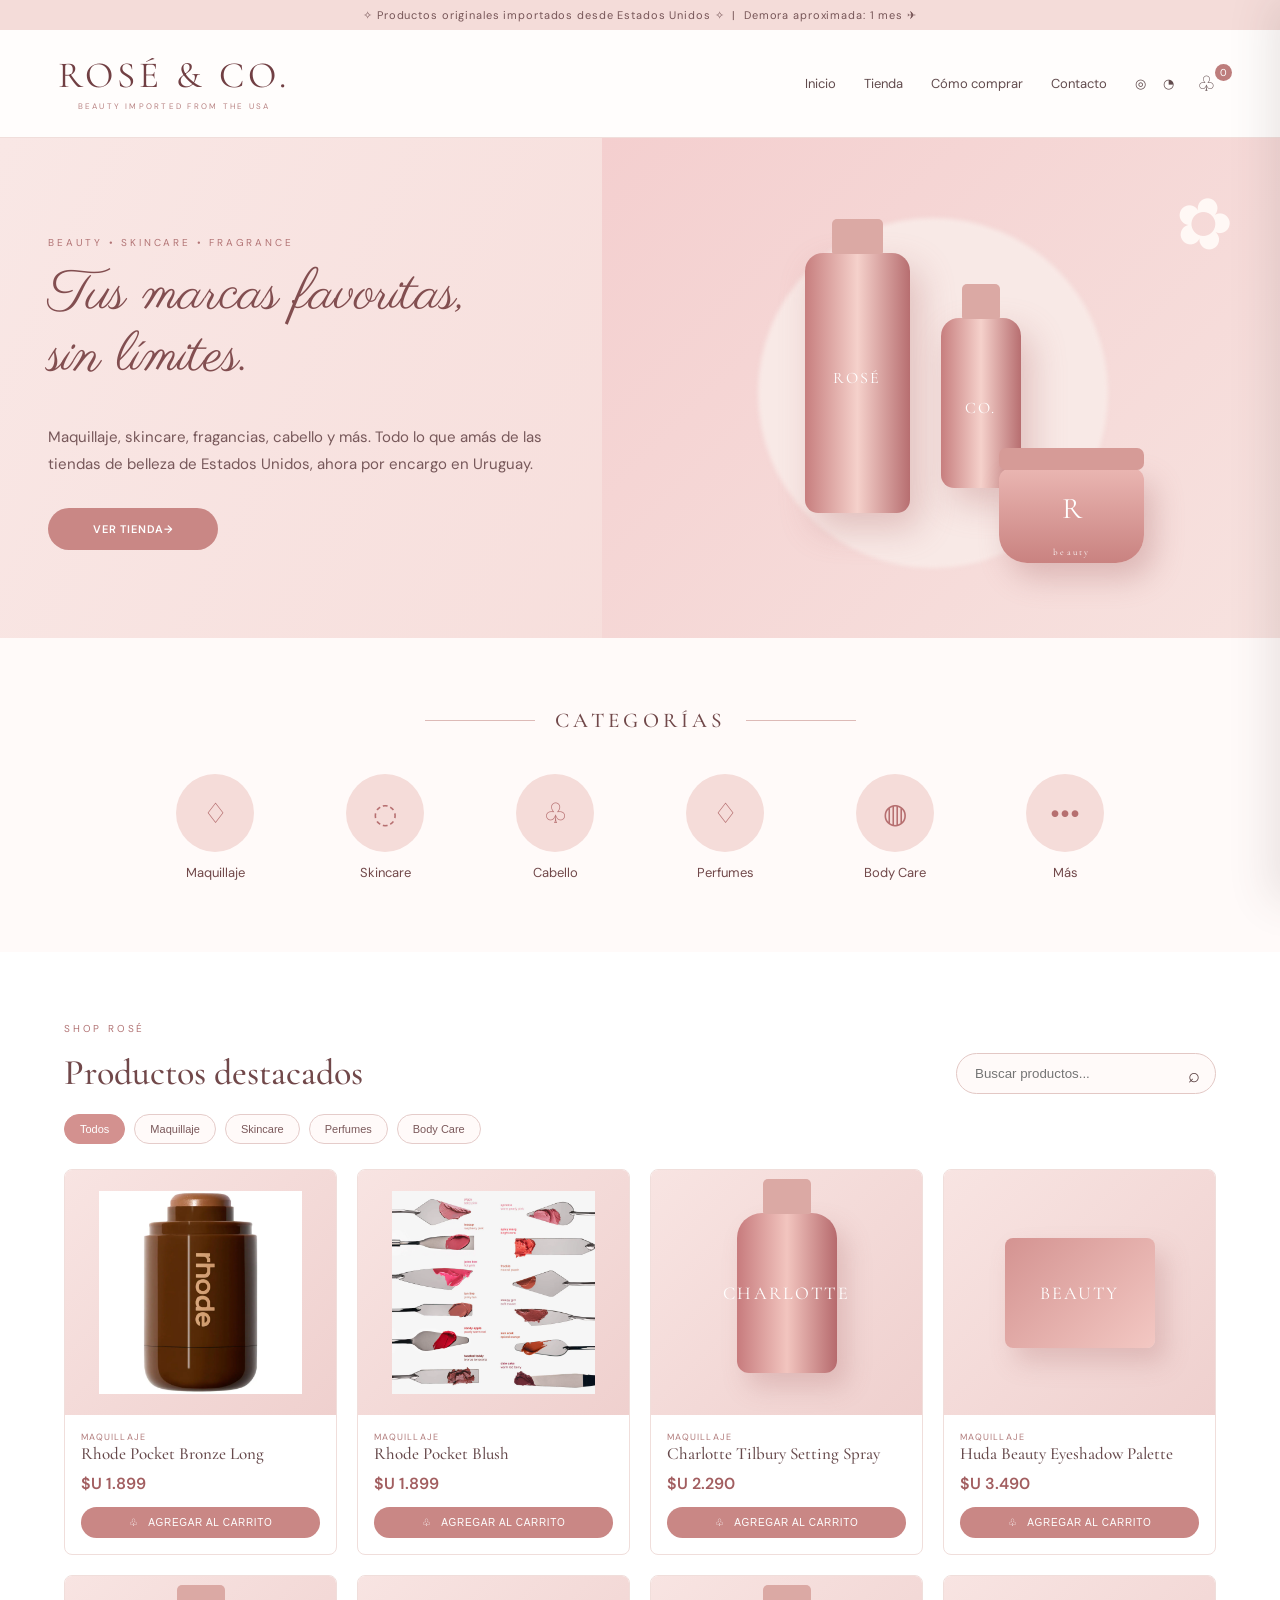
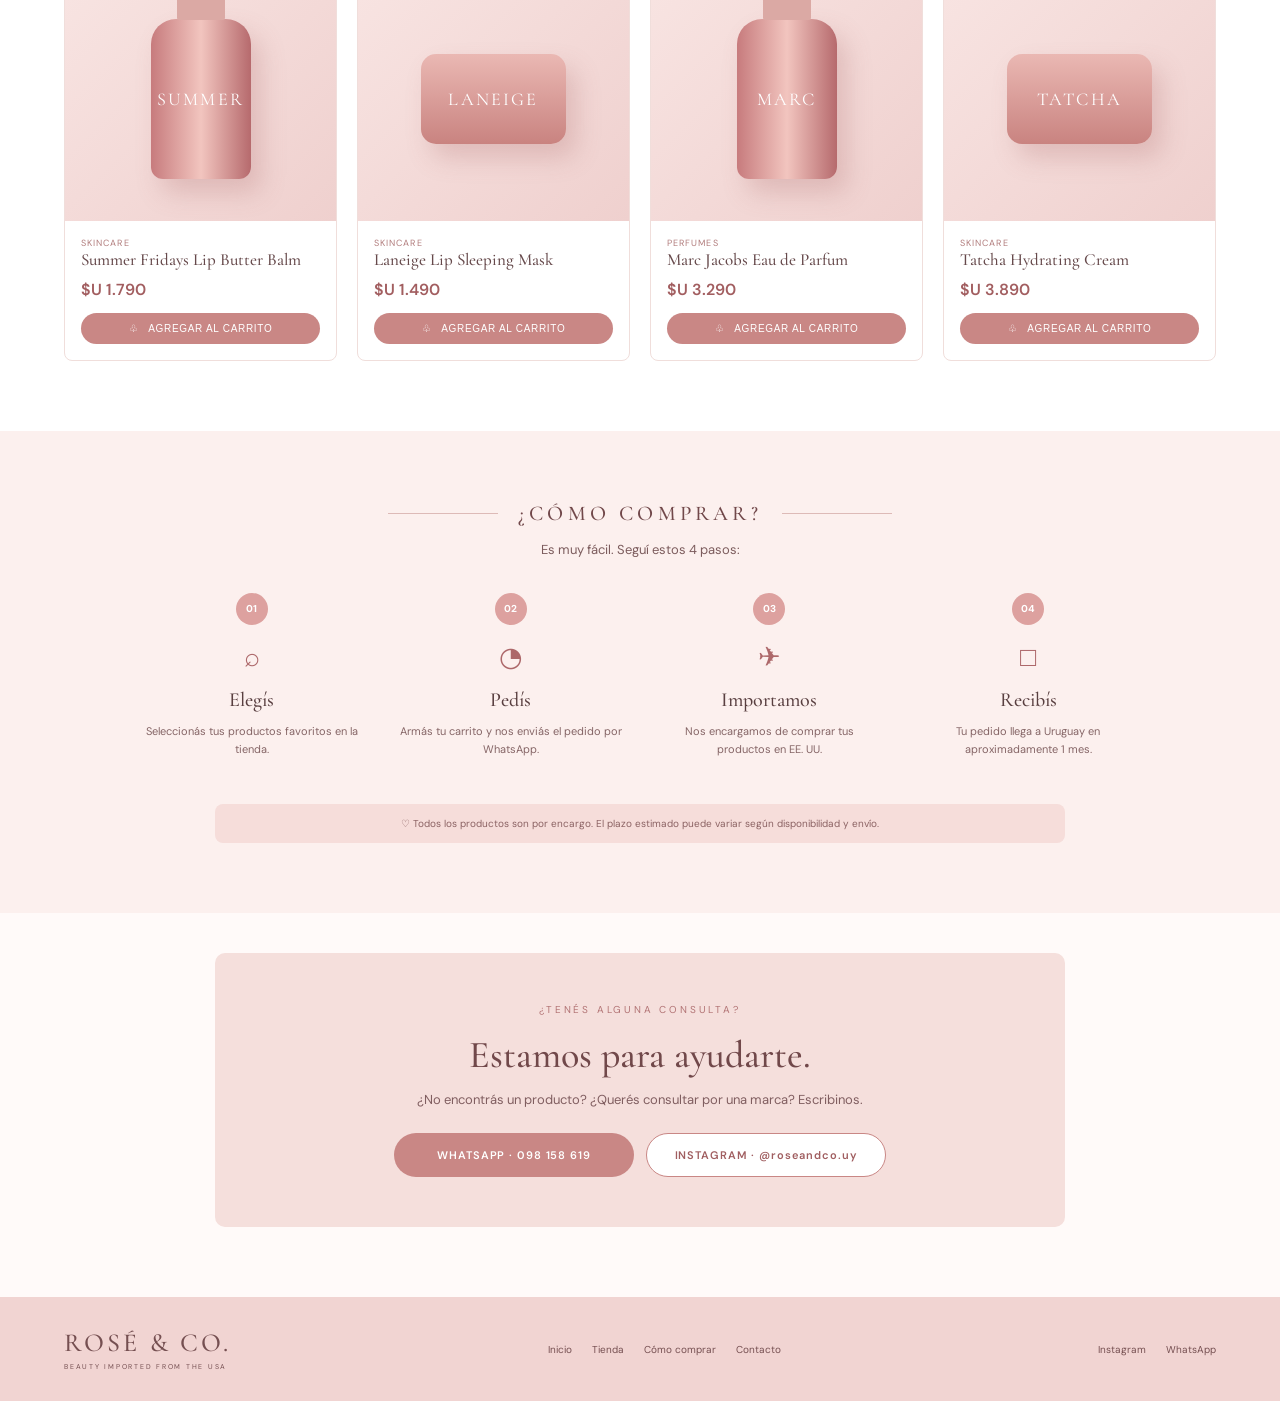
<file: index.html>
<!DOCTYPE html>
<html lang="es">
<head>
  <meta charset="UTF-8">
  <meta name="viewport" content="width=device-width, initial-scale=1.0">
  <meta name="description" content="Rosé & Co. — Beauty importado de Estados Unidos por encargo.">

  <title>Rosé & Co. | Beauty from the USA</title>

  <link rel="preconnect" href="https://fonts.googleapis.com">
  <link rel="preconnect" href="https://fonts.gstatic.com" crossorigin>

  <link
    href="https://fonts.googleapis.com/css2?family=Cormorant+Garamond:wght@400;500;600&family=DM+Sans:wght@400;500;600&family=Parisienne&display=swap"
    rel="stylesheet"
  >

  <link rel="stylesheet" href="styles.css">
</head>

<body>

  <div class="topbar">
    ✧ Productos originales importados desde Estados Unidos ✧
    &nbsp;|&nbsp;
    Demora aproximada: 1 mes ✈
  </div>

  <header class="header">

    <button class="mobile-menu" aria-label="Abrir menú">
      ☰
    </button>

    <a class="logo" href="#inicio">
      <span>ROSÉ & CO.</span>
      <small>BEAUTY IMPORTED FROM THE USA</small>
    </a>

    <nav id="mainNav">
      <a href="#inicio">Inicio</a>
      <a href="#tienda">Tienda</a>
      <a href="#como-comprar">Cómo comprar</a>
      <a href="#contacto">Contacto</a>
    </nav>

    <div class="header-actions">

      <a
        href="https://instagram.com/roseandco.uy"
        target="_blank"
        aria-label="Instagram"
      >
        ◎
      </a>

      <a
        href="https://wa.me/59898158619"
        target="_blank"
        aria-label="WhatsApp"
      >
        ◔
      </a>

      <button
        class="cart-button"
        id="cartButton"
        aria-label="Abrir carrito"
      >
        ♧
        <span id="cartCount">0</span>
      </button>

    </div>

  </header>

  <main>

    <section class="hero" id="inicio">

      <div class="hero-copy">

        <p class="eyebrow">
          BEAUTY • SKINCARE • FRAGRANCE
        </p>

        <h1>
          Tus marcas favoritas,<br>
          <em>sin límites.</em>
        </h1>

        <p class="hero-text">
          Maquillaje, skincare, fragancias, cabello y más.
          Todo lo que amás de las tiendas de belleza de Estados Unidos,
          ahora por encargo en Uruguay.
        </p>

        <a class="primary-btn" href="#tienda">
          VER TIENDA
          <span>→</span>
        </a>

      </div>

      <div class="hero-art" aria-hidden="true">

        <div class="glow"></div>

        <div class="bottle bottle-one">
          <span>ROSÉ</span>
        </div>

        <div class="bottle bottle-two">
          <span>CO.</span>
        </div>

        <div class="jar">
          R
          <br>
          <small>beauty</small>
        </div>

        <div class="flower">
          ✿
        </div>

      </div>

    </section>


    <section class="categories section">

      <div class="section-title">
        <span></span>
        <h2>CATEGORÍAS</h2>
        <span></span>
      </div>

      <div class="category-grid">

        <button class="category" data-category="Maquillaje">
          <i>♢</i>
          <span>Maquillaje</span>
        </button>

        <button class="category" data-category="Skincare">
          <i>◌</i>
          <span>Skincare</span>
        </button>

        <button class="category" data-category="Cabello">
          <i>♧</i>
          <span>Cabello</span>
        </button>

        <button class="category" data-category="Perfumes">
          <i>♢</i>
          <span>Perfumes</span>
        </button>

        <button class="category" data-category="Body Care">
          <i>◍</i>
          <span>Body Care</span>
        </button>

        <button class="category" data-category="Todos">
          <i>•••</i>
          <span>Más</span>
        </button>

      </div>

    </section>


    <section class="shop section" id="tienda">

      <div class="section-heading">

        <div>
          <p class="eyebrow">SHOP ROSÉ</p>
          <h2>Productos destacados</h2>
        </div>

        <div class="search-wrap">

          <input
            id="search"
            type="search"
            placeholder="Buscar productos..."
            aria-label="Buscar productos"
          >

          <span>⌕</span>

        </div>

      </div>

      <div class="filter-row">

        <button class="filter active" data-filter="Todos">
          Todos
        </button>

        <button class="filter" data-filter="Maquillaje">
          Maquillaje
        </button>

        <button class="filter" data-filter="Skincare">
          Skincare
        </button>

        <button class="filter" data-filter="Perfumes">
          Perfumes
        </button>

        <button class="filter" data-filter="Body Care">
          Body Care
        </button>

      </div>

      <div class="product-grid" id="productGrid"></div>

    </section>


    <section class="how section" id="como-comprar">

      <div class="section-title">
        <span></span>
        <h2>¿CÓMO COMPRAR?</h2>
        <span></span>
      </div>

      <p class="center-text">
        Es muy fácil. Seguí estos 4 pasos:
      </p>

      <div class="steps">

        <div class="step">
          <b>01</b>
          <i>⌕</i>
          <h3>Elegís</h3>
          <p>Seleccionás tus productos favoritos en la tienda.</p>
        </div>

        <div class="step">
          <b>02</b>
          <i>◔</i>
          <h3>Pedís</h3>
          <p>Armás tu carrito y nos enviás el pedido por WhatsApp.</p>
        </div>

        <div class="step">
          <b>03</b>
          <i>✈</i>
          <h3>Importamos</h3>
          <p>Nos encargamos de comprar tus productos en EE. UU.</p>
        </div>

        <div class="step">
          <b>04</b>
          <i>□</i>
          <h3>Recibís</h3>
          <p>Tu pedido llega a Uruguay en aproximadamente 1 mes.</p>
        </div>

      </div>

      <div class="notice">
        ♡ Todos los productos son por encargo.
        El plazo estimado puede variar según disponibilidad y envío.
      </div>

    </section>


    <section class="contact section" id="contacto">

      <div class="contact-card">

        <p class="eyebrow">
          ¿TENÉS ALGUNA CONSULTA?
        </p>

        <h2>
          Estamos para ayudarte.
        </h2>

        <p>
          ¿No encontrás un producto?
          ¿Querés consultar por una marca?
          Escribinos.
        </p>

        <div class="contact-buttons">

          <a
            class="primary-btn"
            href="https://wa.me/59898158619?text=Hola%20Ros%C3%A9%20%26%20Co.%2C%20quiero%20hacer%20una%20consulta."
            target="_blank"
          >
            WHATSAPP · 098 158 619
          </a>

          <a
            class="secondary-btn"
            href="https://instagram.com/roseandco.uy"
            target="_blank"
          >
            INSTAGRAM · @roseandco.uy
          </a>

        </div>

      </div>

    </section>

  </main>


  <footer>

    <div class="footer-logo">
      ROSÉ & CO.
      <small>BEAUTY IMPORTED FROM THE USA</small>
    </div>

    <div class="footer-links">
      <a href="#inicio">Inicio</a>
      <a href="#tienda">Tienda</a>
      <a href="#como-comprar">Cómo comprar</a>
      <a href="#contacto">Contacto</a>
    </div>

    <div class="footer-social">
      <a href="https://instagram.com/roseandco.uy" target="_blank">Instagram</a>
      <a href="https://wa.me/59898158619" target="_blank">WhatsApp</a>
    </div>

  </footer>


  <aside class="cart-panel" id="cartPanel" aria-label="Carrito">

    <div class="cart-head">
      <h2>Tu carrito</h2>
      <button id="closeCart">×</button>
    </div>

    <div class="cart-items" id="cartItems">
      <div class="empty-cart">
        Tu carrito está vacío ♡
      </div>
    </div>

    <div class="cart-footer">

      <div class="total">
        <span>Total</span>
        <strong id="cartTotal">$U 0</strong>
      </div>

      <p>
        Los productos son por encargo
        y demoran aproximadamente 1 mes.
      </p>

      <button
        class="primary-btn full"
        id="checkout"
      >
        REALIZAR PEDIDO POR WHATSAPP
      </button>

    </div>

  </aside>

  <div class="overlay" id="overlay"></div>


  <script>
    console.log("INDEX CARGADO");
  </script>

 <script>
const products = [
  {
    id:1,
    name:"Pocket Bronze Long",
    brand:"Rhode",
    category:"Maquillaje",
    price:1899,
    images:["s2981116-main-zoom.jpg.webp"],
    description:"Bronceador en crema de larga duración que proporciona un color hidratante y edificable y se mezcla sin problemas, añadiendo calidez bañada por el sol y una dimensión suave. Consulta por el tono que quieras. Pedidos por encargue, llegan a Uruguay el 25/01/2027"
  },
  {
    id:2,
    name:"Pocket Blush",
    brand:"Rhode",
    category:"Maquillaje",
    price:1899,
    images:["s2998102-av-3202605131739359500700-zoom.jpg.webp","s2998102-main-zoom.jpg.webp"],
    description:"Un colorete en crema ideal para llevar a todas partes, que aporta a las mejillas y a los labios un toque de color difuminado con acabado satinado. Consulta por el tono que quieras. Pedidos por encargue, llegan a Uruguay el 25/01/2027"
  },
  {
    id:3,
    name:"Setting Spray",
    brand:"Charlotte Tilbury",
    category:"Maquillaje",
    price:2290,
    type:"bottle"
  },
  {
    id:4,
    name:"Eyeshadow Palette",
    brand:"Huda Beauty",
    category:"Maquillaje",
    price:3490,
    type:"flat"
  },
  {
    id:5,
    name:"Lip Butter Balm",
    brand:"Summer Fridays",
    category:"Skincare",
    price:1790,
    type:"bottle"
  },
  {
    id:6,
    name:"Lip Sleeping Mask",
    brand:"Laneige",
    category:"Skincare",
    price:1490,
    type:"round"
  },
  {
    id:7,
    name:"Eau de Parfum",
    brand:"Marc Jacobs",
    category:"Perfumes",
    price:3290,
    type:"bottle"
  },
  {
    id:8,
    name:"Hydrating Cream",
    brand:"Tatcha",
    category:"Skincare",
    price:3890,
    type:"round"
  }
];

let cart = JSON.parse(localStorage.getItem("roseCart") || "[]");
let currentFilter = "Todos";

const money = n => "$U " + n.toLocaleString("es-UY");
const grid = document.getElementById("productGrid");

function renderProducts(){
  const query = document.getElementById("search").value.toLowerCase().trim();

  const filtered = products.filter(p =>
    (currentFilter === "Todos" || p.category === currentFilter) &&
    `${p.name} ${p.brand} ${p.category}`.toLowerCase().includes(query)
  );

  grid.innerHTML = filtered.map(p => {

    const image =
      p.images && p.images.length
        ? p.images[0]
        : p.image
          ? p.image
          : null;

    return `
      <article class="product-card" onclick="openProduct(${p.id})">

        <div class="product-image">

          ${
            image
              ? `<img src="${image}" alt="${p.brand} ${p.name}">`
              : `<div class="shape ${p.type || ""}">
                  ${
                    p.type === "flat"
                      ? "BEAUTY"
                      : p.brand.split(" ")[0].toUpperCase()
                  }
                </div>`
          }

        </div>

        <div class="product-info">

          <div class="category-name">${p.category}</div>

          <h3>${p.brand} ${p.name}</h3>

          <div class="price">${money(p.price)}</div>

          <button
            class="add"
            onclick="event.stopPropagation(); addToCart(${p.id})"
          >
            ♧ &nbsp; AGREGAR AL CARRITO
          </button>

        </div>

      </article>
    `;

  }).join("");
}

function openProduct(id){
  window.location.href = `producto.html?id=${id}`;
}

function addToCart(id){

  const found = cart.find(i => i.id === id);

  if(found){
    found.qty++;
  }else{
    cart.push({id:id,qty:1});
  }

  saveCart();
  openCart();
}

function saveCart(){

  localStorage.setItem(
    "roseCart",
    JSON.stringify(cart)
  );

  renderCart();
}

function renderCart(){

  const items = document.getElementById("cartItems");

  const count = cart.reduce(
    (sum,item) => sum + item.qty,
    0
  );

  document.getElementById("cartCount").textContent = count;

  if(!cart.length){

    items.innerHTML =
      '<div class="empty-cart">Tu carrito está vacío ♡</div>';

    document.getElementById("cartTotal").textContent = money(0);

    return;
  }

  let total = 0;

  items.innerHTML = cart.map(i => {

    const p = products.find(x => x.id === i.id);

    if(!p) return "";

    total += p.price * i.qty;

    return `
      <div class="cart-item">

        <div class="cart-thumb">
          ${p.brand.split(" ")[0]}
        </div>

        <div>
          <h4>${p.brand} ${p.name}</h4>

          <p>
            ${money(p.price)} · Cantidad: ${i.qty}
          </p>

          <div class="qty">

            <button onclick="changeQty(${p.id},-1)">−</button>

            <span>${i.qty}</span>

            <button onclick="changeQty(${p.id},1)">+</button>

            <button
              class="remove"
              onclick="removeItem(${p.id})"
            >
              Eliminar
            </button>

          </div>
        </div>

        <strong>
          ${money(p.price * i.qty)}
        </strong>

      </div>
    `;
  }).join("");

  document.getElementById("cartTotal").textContent = money(total);
}

function changeQty(id,delta){

  const item = cart.find(i => i.id === id);

  if(!item) return;

  item.qty += delta;

  if(item.qty <= 0){
    cart = cart.filter(i => i.id !== id);
  }

  saveCart();
}

function removeItem(id){

  cart = cart.filter(i => i.id !== id);

  saveCart();
}

function openCart(){

  document
    .getElementById("cartPanel")
    .classList.add("open");

  document
    .getElementById("overlay")
    .classList.add("show");
}

function closeCart(){

  document
    .getElementById("cartPanel")
    .classList.remove("open");

  document
    .getElementById("overlay")
    .classList.remove("show");
}

document
  .getElementById("cartButton")
  .addEventListener("click",openCart);

document
  .getElementById("closeCart")
  .addEventListener("click",closeCart);

document
  .getElementById("overlay")
  .addEventListener("click",closeCart);

document
  .getElementById("search")
  .addEventListener("input",renderProducts);

document
  .querySelectorAll(".filter")
  .forEach(btn => btn.addEventListener("click",()=>{

    document
      .querySelectorAll(".filter")
      .forEach(x => x.classList.remove("active"));

    btn.classList.add("active");

    currentFilter = btn.dataset.filter;

    renderProducts();
  }));

document
  .querySelectorAll(".category")
  .forEach(btn => btn.addEventListener("click",()=>{

    currentFilter = btn.dataset.category;

    document
      .querySelectorAll(".filter")
      .forEach(x =>
        x.classList.toggle(
          "active",
          x.dataset.filter === currentFilter
        )
      );

    renderProducts();

    document
      .getElementById("tienda")
      .scrollIntoView({behavior:"smooth"});
  }));

document
  .getElementById("checkout")
  .addEventListener("click",()=>{

    if(!cart.length){
      alert("Tu carrito está vacío.");
      return;
    }

    let total = 0;

    let message =
      "Hola Rosé & Co. ♡ Quiero realizar el siguiente pedido:%0A%0A";

    cart.forEach(i => {

      const p = products.find(x => x.id === i.id);

      if(!p) return;

      total += p.price * i.qty;

      message +=
        `• ${p.brand} ${p.name} x${i.qty} — ${money(p.price * i.qty)}%0A`;
    });

    message +=
      `%0A*Total: ${money(total)}*%0A%0ASé que los productos son por encargo y demoran aproximadamente 1 mes.`;

    window.open(
      `https://wa.me/59898158619?text=${message}`,
      "_blank"
    );
  });

document
  .querySelector(".mobile-menu")
  .addEventListener("click",()=>{

    document
      .getElementById("mainNav")
      .classList.toggle("open");
  });

document
  .querySelectorAll("#mainNav a")
  .forEach(a => a.addEventListener("click",()=>{

    document
      .getElementById("mainNav")
      .classList.remove("open");
  }));

renderProducts();
renderCart();

</script>

</body>
</html>
</file>
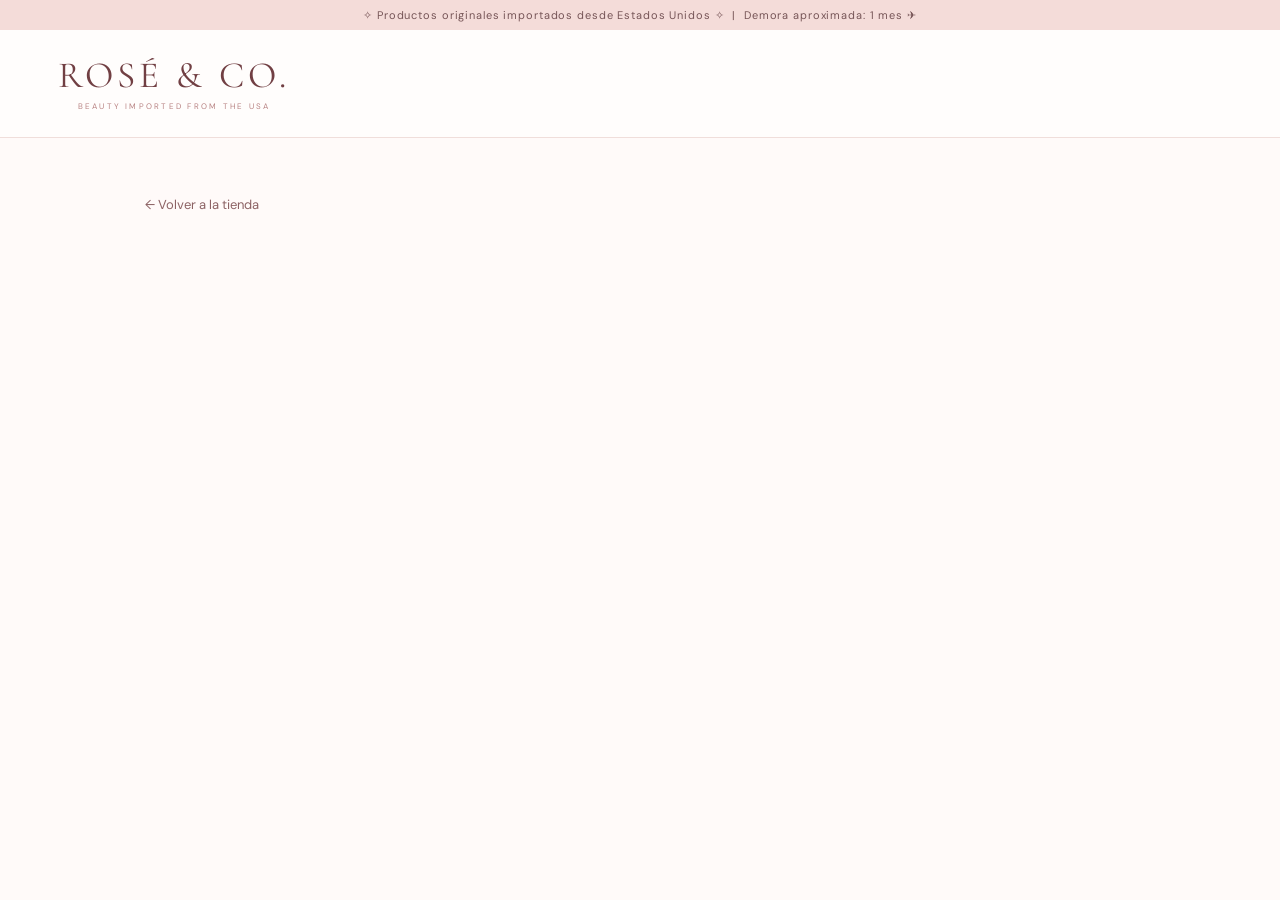
<file: producto.html>
<!DOCTYPE html>
<html lang="es">

<head>
  <meta charset="UTF-8">
  <meta name="viewport" content="width=device-width, initial-scale=1.0">

  <title>Producto | Rosé & Co.</title>

  <link rel="preconnect" href="https://fonts.googleapis.com">
  <link rel="preconnect" href="https://fonts.gstatic.com" crossorigin>

  <link
    href="https://fonts.googleapis.com/css2?family=Cormorant+Garamond:wght@400;500;600&family=DM+Sans:wght@400;500;600&family=Parisienne&display=swap"
    rel="stylesheet"
  >

  <link rel="stylesheet" href="styles.css">
</head>

<body>

  <div class="topbar">
    ✧ Productos originales importados desde Estados Unidos ✧
    &nbsp;|&nbsp;
    Demora aproximada: 1 mes ✈
  </div>

  <header class="header">
    <a class="logo" href="index.html">
      <span>ROSÉ & CO.</span>
      <small>BEAUTY IMPORTED FROM THE USA</small>
    </a>
  </header>

  <main class="product-page">

    <button
      class="back-button"
      onclick="window.location.href='index.html#tienda'"
    >
      ← Volver a la tienda
    </button>

    <div id="productDetail"></div>

  </main>

  <script>

    const products = [
      {
        id:1,
        name:"Pocket Bronze Long",
        brand:"Rhode",
        category:"Maquillaje",
        price:2190,
        images:[
          "s2981116-main-zoom.jpg.webp","rhode2.jpg"],
        description:"Bronceador en crema de larga duración que proporciona un color hidratante y edificable y se mezcla sin problemas, añadiendo calidez bañada por el sol y una dimensión suave. Consulta por el tono que quieras. Pedidos por encargue, llegan a Uruguay el 25/01/2027"
      },

      {
        id:2,
    name:"Pocket Blush",
    brand:"Rhode",
    category:"Maquillaje",
    price:1899,
    images:["s2998102-av-3202605131739359500700-zoom.jpg.webp","s2998102-main-zoom.jpg.webp"]
    description:"Un colorete en crema ideal para llevar a todas partes, que aporta a las mejillas y a los labios un toque de color difuminado con acabado satinado. Consulta por el tono que quieras. Pedidos por encargue, llegan a Uruguay el 25/01/2027"
  },

      {
        id:3,
        name:"Setting Spray",
        brand:"Charlotte Tilbury",
        category:"Maquillaje",
        price:2290,
        type:"bottle",
        description:"Spray fijador de maquillaje de Charlotte Tilbury."
      },

      {
        id:4,
        name:"Eyeshadow Palette",
        brand:"Huda Beauty",
        category:"Maquillaje",
        price:3490,
        type:"flat",
        description:"Paleta de sombras de Huda Beauty."
      },

      {
        id:5,
        name:"Lip Butter Balm",
        brand:"Summer Fridays",
        category:"Skincare",
        price:1790,
        type:"bottle",
        description:"Bálsamo labial hidratante de Summer Fridays."
      },

      {
        id:6,
        name:"Lip Sleeping Mask",
        brand:"Laneige",
        category:"Skincare",
        price:1490,
        type:"round",
        description:"Mascarilla hidratante para labios de Laneige."
      },

      {
        id:7,
        name:"Eau de Parfum",
        brand:"Marc Jacobs",
        category:"Perfumes",
        price:3290,
        type:"bottle",
        description:"Eau de Parfum de Marc Jacobs."
      },

      {
        id:8,
        name:"Hydrating Cream",
        brand:"Tatcha",
        category:"Skincare",
        price:3890,
        type:"round",
        description:"Crema hidratante de Tatcha."
      }
    ];

    const money = n => "$U " + n.toLocaleString("es-UY");

    const params = new URLSearchParams(window.location.search);
    const id = Number(params.get("id"));

    const product = products.find(p => p.id === id);

    const container = document.getElementById("productDetail");

    if(product){

      const images =
        product.images && product.images.length
          ? product.images
          : [];

      container.innerHTML = `

        <div class="product-detail">

          <div class="product-gallery">

            ${
              images.length
                ? `
                  <div class="main-product-image">
                    <button class="gallery-arrow left" onclick="previousImage()">‹</button>

                    <img
                      id="mainProductImage"
                      src="${images[0]}"
                      alt="${product.brand} ${product.name}"
                    >

                    <button class="gallery-arrow right" onclick="nextImage()">›</button>
                  </div>

                  ${
                    images.length > 1
                      ? `
                        <div class="product-thumbnails">

                          ${images.map((img,index) => `
                            <button
                              class="${index === 0 ? "active" : ""}"
                              onclick="selectImage(${index})"
                            >
                              <img
                                src="${img}"
                                alt="Foto ${index + 1}"
                              >
                            </button>
                          `).join("")}

                        </div>
                      `
                      : ""
                  }
                `
                : `
                  <div class="product-no-image">
                    Rosé & Co.
                  </div>
                `
            }

          </div>


          <div class="product-detail-info">

            <div class="category-name">
              ${product.category}
            </div>

            <h1>
              ${product.brand} ${product.name}
            </h1>

            <div class="price product-detail-price">
              ${money(product.price)}
            </div>

            <p class="product-full-description">
              ${product.description}
            </p>

            <button
              class="add product-add"
              onclick="addProductToCart(${product.id})"
            >
              ♡ AGREGAR AL CARRITO
            </button>

          </div>

        </div>
      `;

      window.productImages = images;
      window.currentImageIndex = 0;

    } else {

      container.innerHTML = `
        <p class="product-not-found">
          Producto no encontrado.
        </p>
      `;

    }


    function updateMainImage(){

      const image = document.getElementById("mainProductImage");

      if(!image) return;

      image.src = window.productImages[window.currentImageIndex];

      document
        .querySelectorAll(".product-thumbnails button")
        .forEach((btn,index) => {
          btn.classList.toggle(
            "active",
            index === window.currentImageIndex
          );
        });
    }


    function selectImage(index){

      window.currentImageIndex = index;

      updateMainImage();
    }


    function nextImage(){

      if(!window.productImages.length) return;

      window.currentImageIndex =
        (window.currentImageIndex + 1)
        % window.productImages.length;

      updateMainImage();
    }


    function previousImage(){

      if(!window.productImages.length) return;

      window.currentImageIndex =
        (
          window.currentImageIndex
          - 1
          + window.productImages.length
        )
        % window.productImages.length;

      updateMainImage();
    }


    function addProductToCart(id){

      let cart = JSON.parse(
        localStorage.getItem("roseCart") || "[]"
      );

      const found = cart.find(i => i.id === id);

      if(found){

        found.qty++;

      }else{

        cart.push({
          id:id,
          qty:1
        });

      }

      localStorage.setItem(
        "roseCart",
        JSON.stringify(cart)
      );

      alert("Producto agregado al carrito ♡");
    }

  </script>

</body>

</html>
</file>
<file: styles.css>
*{
  box-sizing:border-box
}

html{
  scroll-behavior:smooth
}

body{
  margin:0;
  background:#fffaf9;
  color:#593f40;
  font-family:"DM Sans",sans-serif
}

.topbar{
  background:#f4dcd9;
  color:#765557;
  text-align:center;
  font-size:11px;
  letter-spacing:.08em;
  padding:8px 12px
}

.header{
  height:108px;
  background:#fffdfc;
  border-bottom:1px solid #f0dedb;
  display:flex;
  align-items:center;
  justify-content:space-between;
  padding:0 4.5%;
  position:sticky;
  top:0;
  z-index:20
}

.logo{
  text-decoration:none;
  color:#713f43;
  text-align:center;
  line-height:1
}

.logo span{
  display:block;
  font-family:"Cormorant Garamond",serif;
  font-size:37px;
  letter-spacing:.11em
}

.logo small{
  display:block;
  margin-top:8px;
  font-size:8px;
  letter-spacing:.28em;
  color:#b88383
}

.header nav{
  display:flex;
  gap:28px;
  margin-left:auto;
  margin-right:28px
}

.header nav a,
.header-actions a{
  color:#614b4d;
  text-decoration:none;
  font-size:13px
}

.header-actions{
  display:flex;
  align-items:center;
  gap:17px
}

.cart-button{
  border:0;
  background:transparent;
  color:#614b4d;
  font-size:21px;
  cursor:pointer;
  position:relative
}

.cart-button span{
  position:absolute;
  top:-7px;
  right:-10px;
  background:#bd7d7c;
  color:#fff;
  border-radius:50%;
  width:17px;
  height:17px;
  font:10px/17px "DM Sans"
}

.mobile-menu{
  display:none;
  border:0;
  background:none;
  font-size:22px;
  color:#71484a
}

.hero{
  min-height:500px;
  display:grid;
  grid-template-columns:47% 53%;
  background:linear-gradient(115deg,#f9e7e5,#f5d8d5);
  overflow:hidden
}

.hero-copy{
  padding:80px 8% 70px;
  display:flex;
  flex-direction:column;
  justify-content:center;
  position:relative;
  z-index:2
}

.eyebrow{
  font-size:10px;
  letter-spacing:.28em;
  color:#b27475;
  margin:0 0 16px
}

.hero h1{
  font-family:"Parisienne",cursive;
  font-size:56px;
  line-height:1.1;
  font-weight:400;
  color:#824e50;
  margin:0 0 20px
}

.hero h1 em{
  font-style:normal
}

.hero-text{
  max-width:500px;
  font-size:15px;
  line-height:1.8;
  color:#77585a;
  margin-bottom:30px
}

.primary-btn,
.secondary-btn{
  display:inline-flex;
  align-items:center;
  justify-content:center;
  border-radius:30px;
  padding:14px 25px;
  text-decoration:none;
  font-size:11px;
  letter-spacing:.08em;
  font-weight:600;
  cursor:pointer;
  border:0
}

.primary-btn{
  background:#c98785;
  color:#fff
}

.primary-btn:hover{
  background:#b97472
}

.secondary-btn{
  border:1px solid #c98785;
  color:#a05e60;
  background:#fff
}

.hero .primary-btn{
  width:170px
}

.hero-art{
  position:relative;
  min-height:500px;
  background:
    radial-gradient(circle at 48% 42%,#fff8f6 0 13%,transparent 14%),
    linear-gradient(135deg,#f4cfcf,#f7e2df)
}

.glow{
  position:absolute;
  width:350px;
  height:350px;
  border-radius:50%;
  background:#f8e9e6;
  filter:blur(2px);
  top:80px;
  left:23%
}

.bottle{
  position:absolute;
  background:linear-gradient(90deg,#c77e7e,#f5d1cb,#b76e70);
  box-shadow:10px 15px 35px #b36d6d55;
  border-radius:18px 18px 13px 13px;
  color:white;
  text-align:center;
  font-family:"Cormorant Garamond";
  letter-spacing:.15em
}

.bottle-one{
  width:105px;
  height:260px;
  left:30%;
  top:115px;
  padding-top:115px
}

.bottle-two{
  width:80px;
  height:170px;
  left:50%;
  top:180px;
  padding-top:80px
}

.bottle:before{
  content:"";
  position:absolute;
  width:48%;
  height:35px;
  left:26%;
  top:-34px;
  background:#dba9a4;
  border-radius:5px 5px 2px 2px
}

.jar{
  position:absolute;
  right:20%;
  bottom:75px;
  width:145px;
  height:95px;
  background:linear-gradient(#eab6b2,#c98280);
  border-radius:12px 12px 28px 28px;
  color:white;
  text-align:center;
  padding-top:22px;
  font-family:"Cormorant Garamond";
  font-size:30px;
  box-shadow:10px 15px 30px #a9696955
}

.jar:before{
  content:"";
  position:absolute;
  left:0;
  top:-20px;
  width:100%;
  height:22px;
  background:#d69b97;
  border-radius:7px
}

.jar small{
  font-size:9px;
  letter-spacing:.25em
}

.flower{
  position:absolute;
  right:7%;
  top:40px;
  font-size:70px;
  color:#fff8f5;
  transform:rotate(15deg)
}

.section{
  padding:70px 5%
}

.section-title{
  display:flex;
  align-items:center;
  justify-content:center;
  gap:20px;
  margin-bottom:40px
}

.section-title span{
  height:1px;
  background:#ddbab7;
  width:110px
}

.section-title h2{
  font:500 21px "Cormorant Garamond";
  letter-spacing:.2em;
  color:#71484a;
  margin:0
}

.category-grid{
  display:grid;
  grid-template-columns:repeat(6,1fr);
  gap:20px;
  max-width:1000px;
  margin:auto
}

.category{
  background:none;
  border:0;
  color:#71484a;
  cursor:pointer;
  font-family:inherit
}

.category i{
  font-style:normal;
  display:flex;
  align-items:center;
  justify-content:center;
  margin:auto auto 12px;
  width:78px;
  height:78px;
  border-radius:50%;
  background:#f5dcd9;
  color:#b66f70;
  font-size:28px
}

.category span{
  font-size:13px
}

.shop{
  background:#fff
}

.section-heading{
  display:flex;
  align-items:end;
  justify-content:space-between;
  max-width:1180px;
  margin:auto 0 20px
}

.section-heading h2{
  font:500 36px "Cormorant Garamond";
  margin:0;
  color:#71484a
}

.search-wrap{
  position:relative
}

.search-wrap input{
  width:260px;
  border:1px solid #e3c8c5;
  border-radius:25px;
  padding:12px 40px 12px 18px;
  background:#fffaf9;
  outline:none;
  color:#71484a
}

.search-wrap span{
  position:absolute;
  right:16px;
  top:9px;
  font-size:20px
}

.filter-row{
  display:flex;
  gap:9px;
  max-width:1180px;
  margin:0 auto 25px;
  flex-wrap:wrap
}

.filter{
  border:1px solid #e5ccca;
  background:#fffaf9;
  border-radius:20px;
  padding:8px 15px;
  color:#7b595b;
  cursor:pointer;
  font-size:11px
}

.filter.active,
.filter:hover{
  background:#d3918f;
  color:#fff;
  border-color:#d3918f
}

.product-grid{
  display:grid;
  grid-template-columns:repeat(4,1fr);
  gap:20px;
  max-width:1180px;
  margin:auto
}

.product-card{
  border:1px solid #f0dedb;
  background:#fff;
  border-radius:8px;
  overflow:hidden;
  transition:.2s;
  cursor:pointer
}

.product-card:hover{
  transform:translateY(-3px);
  box-shadow:0 12px 30px #8c595912
}

.product-image{
  height:245px;
  background:linear-gradient(135deg,#f8e4e2,#efd0ce);
  display:flex;
  align-items:center;
  justify-content:center;
  position:relative;
  overflow:hidden
}

.product-image img{
  max-width:75%;
  max-height:85%;
  width:auto;
  height:auto;
  object-fit:contain;
  display:block;
}
.product-image .shape{
  width:100px;
  height:160px;
  border-radius:25px 25px 12px 12px;
  background:linear-gradient(90deg,#c77b7d,#f2c5bf,#b66a6d);
  box-shadow:10px 14px 25px #a6656540;
  display:flex;
  align-items:center;
  justify-content:center;
  color:white;
  font-family:"Cormorant Garamond";
  font-size:18px;
  letter-spacing:.12em
}

.product-image .shape.round{
  width:145px;
  height:90px;
  border-radius:15px;
  background:linear-gradient(#eab8b3,#c98380)
}

.product-image .shape.flat{
  width:150px;
  height:110px;
  border-radius:8px;
  background:linear-gradient(135deg,#d49391,#f3c8c3)
}

.product-info{
  padding:16px
}

.product-info h3{
  font:500 17px "Cormorant Garamond";
  margin:0 0 5px;
  color:#66494b
}

.product-info .category-name{
  font-size:9px;
  letter-spacing:.12em;
  color:#b17c7c;
  text-transform:uppercase
}

.price{
  font-weight:600;
  color:#a25e60;
  margin:9px 0 13px
}

.add{
  width:100%;
  border:0;
  border-radius:20px;
  padding:10px;
  background:#c98785;
  color:#fff;
  font-size:10px;
  letter-spacing:.07em;
  cursor:pointer
}

.how{
  background:#fcf0ee
}

.center-text{
  text-align:center;
  color:#7c5c5d;
  margin-top:-25px;
  margin-bottom:35px;
  font-size:13px
}

.steps{
  display:grid;
  grid-template-columns:repeat(4,1fr);
  max-width:1000px;
  margin:auto;
  gap:35px
}

.step{
  text-align:center;
  position:relative
}

.step b{
  display:block;
  margin:auto;
  width:32px;
  height:32px;
  border-radius:50%;
  background:#dda19f;
  color:white;
  font-size:10px;
  line-height:32px
}

.step i{
  display:block;
  font-style:normal;
  font-size:27px;
  color:#ad686a;
  margin:14px
}

.step h3{
  font:500 20px "Cormorant Garamond";
  margin:0
}

.step p{
  font-size:11px;
  line-height:1.6;
  color:#856566
}

.notice{
  max-width:850px;
  margin:35px auto 0;
  background:#f6ddda;
  border-radius:8px;
  padding:13px;
  text-align:center;
  font-size:10px;
  color:#8b6263
}

.contact{
  padding-top:40px
}

.contact-card{
  max-width:850px;
  margin:auto;
  background:#f5dfdc;
  border-radius:10px;
  padding:50px;
  text-align:center
}

.contact-card h2{
  font:500 38px "Cormorant Garamond";
  margin:0 0 10px;
  color:#71484a
}

.contact-card p:not(.eyebrow){
  font-size:13px;
  color:#805e60
}

.contact-buttons{
  display:flex;
  justify-content:center;
  gap:12px;
  margin-top:25px;
  flex-wrap:wrap
}

.contact-buttons .primary-btn,
.contact-buttons .secondary-btn{
  min-width:240px
}

footer{
  background:#f1d4d2;
  padding:30px 5%;
  display:flex;
  align-items:center;
  justify-content:space-between;
  color:#754f51
}

.footer-logo{
  font:500 26px "Cormorant Garamond";
  letter-spacing:.12em
}

.footer-logo small{
  display:block;
  font:7px "DM Sans";
  letter-spacing:.25em;
  margin-top:4px
}

.footer-links,
.footer-social{
  display:flex;
  gap:20px
}

.footer-links a,
.footer-social a{
  font-size:10px;
  text-decoration:none;
  color:#754f51
}

.cart-panel{
  position:fixed;
  z-index:50;
  right:-430px;
  top:0;
  height:100vh;
  width:min(430px,100vw);
  background:#fffdfc;
  box-shadow:-10px 0 40px #593f4020;
  transition:.3s;
  display:flex;
  flex-direction:column
}

.cart-panel.open{
  right:0
}

.cart-head{
  display:flex;
  justify-content:space-between;
  align-items:center;
  padding:24px;
  border-bottom:1px solid #f0dedb
}

.cart-head h2{
  font:500 28px "Cormorant Garamond";
  margin:0
}

.cart-head button{
  border:0;
  background:none;
  font-size:30px;
  color:#71484a;
  cursor:pointer
}

.cart-items{
  padding:20px;
  overflow:auto;
  flex:1
}

.empty-cart{
  text-align:center;
  color:#a27677;
  padding:60px 20px
}

.cart-item{
  display:grid;
  grid-template-columns:70px 1fr auto;
  gap:12px;
  align-items:center;
  padding:12px 0;
  border-bottom:1px solid #f2e3e0
}

.cart-thumb{
  height:70px;
  border-radius:8px;
  background:linear-gradient(135deg,#f7dfdd,#e9c2bf);
  display:flex;
  align-items:center;
  justify-content:center;
  color:#9d6061;
  font-family:"Cormorant Garamond"
}

.cart-item h4{
  margin:0;
  font:500 16px "Cormorant Garamond"
}

.cart-item p{
  margin:4px 0;
  font-size:10px;
  color:#a06d6e
}

.qty{
  display:flex;
  align-items:center;
  gap:8px
}

.qty button{
  border:1px solid #e3c8c5;
  background:white;
  border-radius:50%;
  width:22px;
  height:22px;
  cursor:pointer;
  color:#a26061
}

.remove{
  border:0;
  background:none;
  color:#b87c7d;
  font-size:11px;
  cursor:pointer
}

.cart-footer{
  padding:20px;
  border-top:1px solid #f0dedb
}

.total{
  display:flex;
  justify-content:space-between;
  font-size:13px
}

.total strong{
  color:#a15f60;
  font-size:19px
}

.cart-footer p{
  font-size:10px;
  line-height:1.5;
  color:#8c6869
}

.full{
  width:100%
}

.overlay{
  display:none;
  position:fixed;
  inset:0;
  background:#4c303055;
  z-index:40
}

.overlay.show{
  display:block
}


/* =========================
   PÁGINA DE PRODUCTO
========================= */

.product-page{
  max-width:1100px;
  margin:50px auto;
  padding:30px 25px 70px
}

.back-button{
  border:0;
  background:transparent;
  color:#8c6264;
  font-family:"DM Sans",sans-serif;
  font-size:13px;
  cursor:pointer;
  margin-bottom:35px;
  padding:0
}

.back-button:hover{
  color:#b46e70
}

.product-detail{
  display:grid;
  grid-template-columns:1fr 1fr;
  gap:70px;
  align-items:center
}

.product-detail-image{
  background:linear-gradient(135deg,#f8e4e2,#efd0ce);
  border-radius:18px;
  min-height:500px;
  display:flex;
  align-items:center;
  justify-content:center;
  padding:35px;
  overflow:hidden
}

.product-detail-image img{
  display:block;
  max-width:100%;
  max-height:480px;
  width:auto;
  height:auto;
  object-fit:contain;
  border-radius:12px
}

.product-detail-info{
  padding:20px 0
}

.product-detail-info .category-name{
  color:#b17c7c;
  font-size:11px;
  letter-spacing:.18em;
  text-transform:uppercase;
  margin-bottom:12px
}

.product-detail-info h1{
  font-family:"Cormorant Garamond",serif;
  font-size:45px;
  line-height:1.1;
  font-weight:500;
  color:#66494b;
  margin:0 0 18px
}

.product-detail-price{
  font-size:25px;
  color:#a25e60;
  margin-bottom:28px
}

.product-full-description{
  font-family:"DM Sans",sans-serif;
  font-size:15px;
  line-height:1.8;
  color:#76595b;
  margin:0 0 32px
}

.product-add{
  width:auto;
  min-width:260px;
  padding:15px 28px;
  font-size:12px;
  border-radius:30px
}

.product-no-image{
  color:#a66d6e;
  font-family:"Cormorant Garamond",serif;
  font-size:28px
}

.product-not-found{
  text-align:center;
  padding:80px 20px
}


/* TABLET */

@media(max-width:900px){

  .header{
    height:82px
  }

  .mobile-menu{
    display:block
  }

  .header nav{
    display:none;
    position:absolute;
    top:82px;
    left:0;
    right:0;
    background:#fff;
    padding:20px;
    flex-direction:column;
    margin:0;
    border-bottom:1px solid #f0dedb
  }

  .header nav.open{
    display:flex
  }

  .logo span{
    font-size:29px
  }

  .header-actions{
    gap:10px
  }

  .hero{
    grid-template-columns:1fr
  }

  .hero-copy{
    padding:60px 7%
  }

  .hero-art{
    display:none
  }

  .category-grid{
    grid-template-columns:repeat(3,1fr)
  }

  .product-grid{
    grid-template-columns:repeat(2,1fr)
  }

  .steps{
    grid-template-columns:repeat(2,1fr)
  }

  .section-heading{
    align-items:start;
    gap:20px;
    flex-direction:column
  }

  .search-wrap input{
    width:min(100%,400px)
  }

}


/* CELULAR */

@media(max-width:700px){

  .product-page{
    margin:25px auto;
    padding:20px
  }

  .product-detail{
    grid-template-columns:1fr;
    gap:30px
  }

  .product-detail-image{
    min-height:350px;
    padding:25px
  }

  .product-detail-image img{
    max-height:340px
  }

  .product-detail-info h1{
    font-size:34px
  }

  .product-add{
    width:100%
  }

}


@media(max-width:560px){

  .topbar{
    font-size:9px;
  }

  .header{
    padding:0 18px;
  }

  .header-actions a{
    display:none;
  }

  .hero h1{
    font-size:45px;
  }

  .hero-text{
    font-size:13px;
  }

  .section{
    padding:52px 18px;
  }

  .category-grid{
    grid-template-columns:repeat(3,1fr);
    gap:18px 6px;
  }

  .category i{
    width:62px;
    height:62px;
  }

  .product-grid{
    grid-template-columns:1fr 1fr;
    gap:12px;
  }

  .product-image{
    height:170px;
  }

  .product-image .shape{
    transform:scale(.72);
  }

  .product-info{
    padding:11px;
  }

  .product-info h3{
    font-size:15px;
  }

  .steps{
    grid-template-columns:1fr 1fr;
    gap:18px;
  }

  .contact-card{
    padding:35px 20px;
  }

  .contact-card h2{
    font-size:32px;
  }

  footer{
    flex-direction:column;
    gap:20px;
    text-align:center;
  }

  .footer-links{
    flex-wrap:wrap;
    justify-content:center;
  }

}


/* =========================
   GALERÍA PÁGINA DE PRODUCTO
========================= */

.product-page{
  max-width:1050px;
  margin:35px auto 60px;
  padding:20px 30px;
}

.product-detail{
  display:grid;
  grid-template-columns:minmax(300px,420px) 1fr;
  gap:45px;
  align-items:start;
}

.product-gallery{
  width:100%;
  min-width:0;
}

.main-product-image{
  width:100%;
  height:410px;
  background:linear-gradient(135deg,#f8e4e2,#efd0ce);
  border-radius:18px;
  position:relative;
  display:flex;
  align-items:center;
  justify-content:center;
  overflow:hidden;
  padding:30px;
}

.main-product-image img{
  display:block;
  width:auto;
  height:auto;
  max-width:70%;
  max-height:85%;
  object-fit:contain;
}

.gallery-arrow{
  position:absolute;
  top:50%;
  transform:translateY(-50%);
  width:38px;
  height:38px;
  border-radius:50%;
  border:1px solid #ead2cf;
  background:rgba(255,255,255,.9);
  color:#8c5b5d;
  font-size:27px;
  cursor:pointer;
  z-index:2;
}

.gallery-arrow.left{
  left:12px;
}

.gallery-arrow.right{
  right:12px;
}

.product-thumbnails{
  display:flex;
  gap:10px;
  overflow-x:auto;
  margin-top:14px;
  padding:2px 2px 7px;
}

.product-thumbnails button{
  flex:0 0 70px;
  width:70px;
  height:70px;
  padding:5px;
  border:1px solid #ead2cf;
  border-radius:9px;
  background:#fff;
  cursor:pointer;
}

.product-thumbnails button.active{
  border:2px solid #c98785;
}

.product-thumbnails img{
  width:100%;
  height:100%;
  object-fit:contain;
}

.product-detail-info{
  padding-top:25px;
}

.product-detail-info .category-name{
  color:#b17c7c;
  font-size:11px;
  letter-spacing:.18em;
  text-transform:uppercase;
  margin-bottom:10px;
}

.product-detail-info h1{
  font-family:"Cormorant Garamond",serif;
  font-size:42px;
  line-height:1.1;
  font-weight:500;
  color:#66494b;
  margin:0 0 18px;
}

.product-detail-price{
  font-size:25px;
  font-weight:600;
  color:#a25e60;
  margin:0 0 25px;
}

.product-full-description{
  font-family:"DM Sans",sans-serif;
  font-size:14px;
  line-height:1.8;
  color:#76595b;
  margin:0 0 30px;
  max-width:520px;
}

.product-add{
  width:auto;
  min-width:270px;
  padding:14px 25px;
  border-radius:28px;
}


/* TABLET */

@media(max-width:900px){

  .product-detail{
    grid-template-columns:minmax(280px,380px) 1fr;
    gap:35px;
  }

  .main-product-image{
    height:370px;
  }

  .product-detail-info h1{
    font-size:36px;
  }

}


/* CELULAR */

@media(max-width:700px){

  .product-page{
    margin:15px auto 40px;
    padding:18px;
  }

  .product-detail{
    display:block;
  }

  .main-product-image{
    height:350px;
    padding:25px;
  }

  .main-product-image img{
    max-width:75%;
    max-height:88%;
  }

  .product-detail-info{
    padding-top:30px;
  }

  .product-detail-info h1{
    font-size:34px;
  }

  .product-add{
    width:100%;
    min-width:0;
  }

}
</file>
